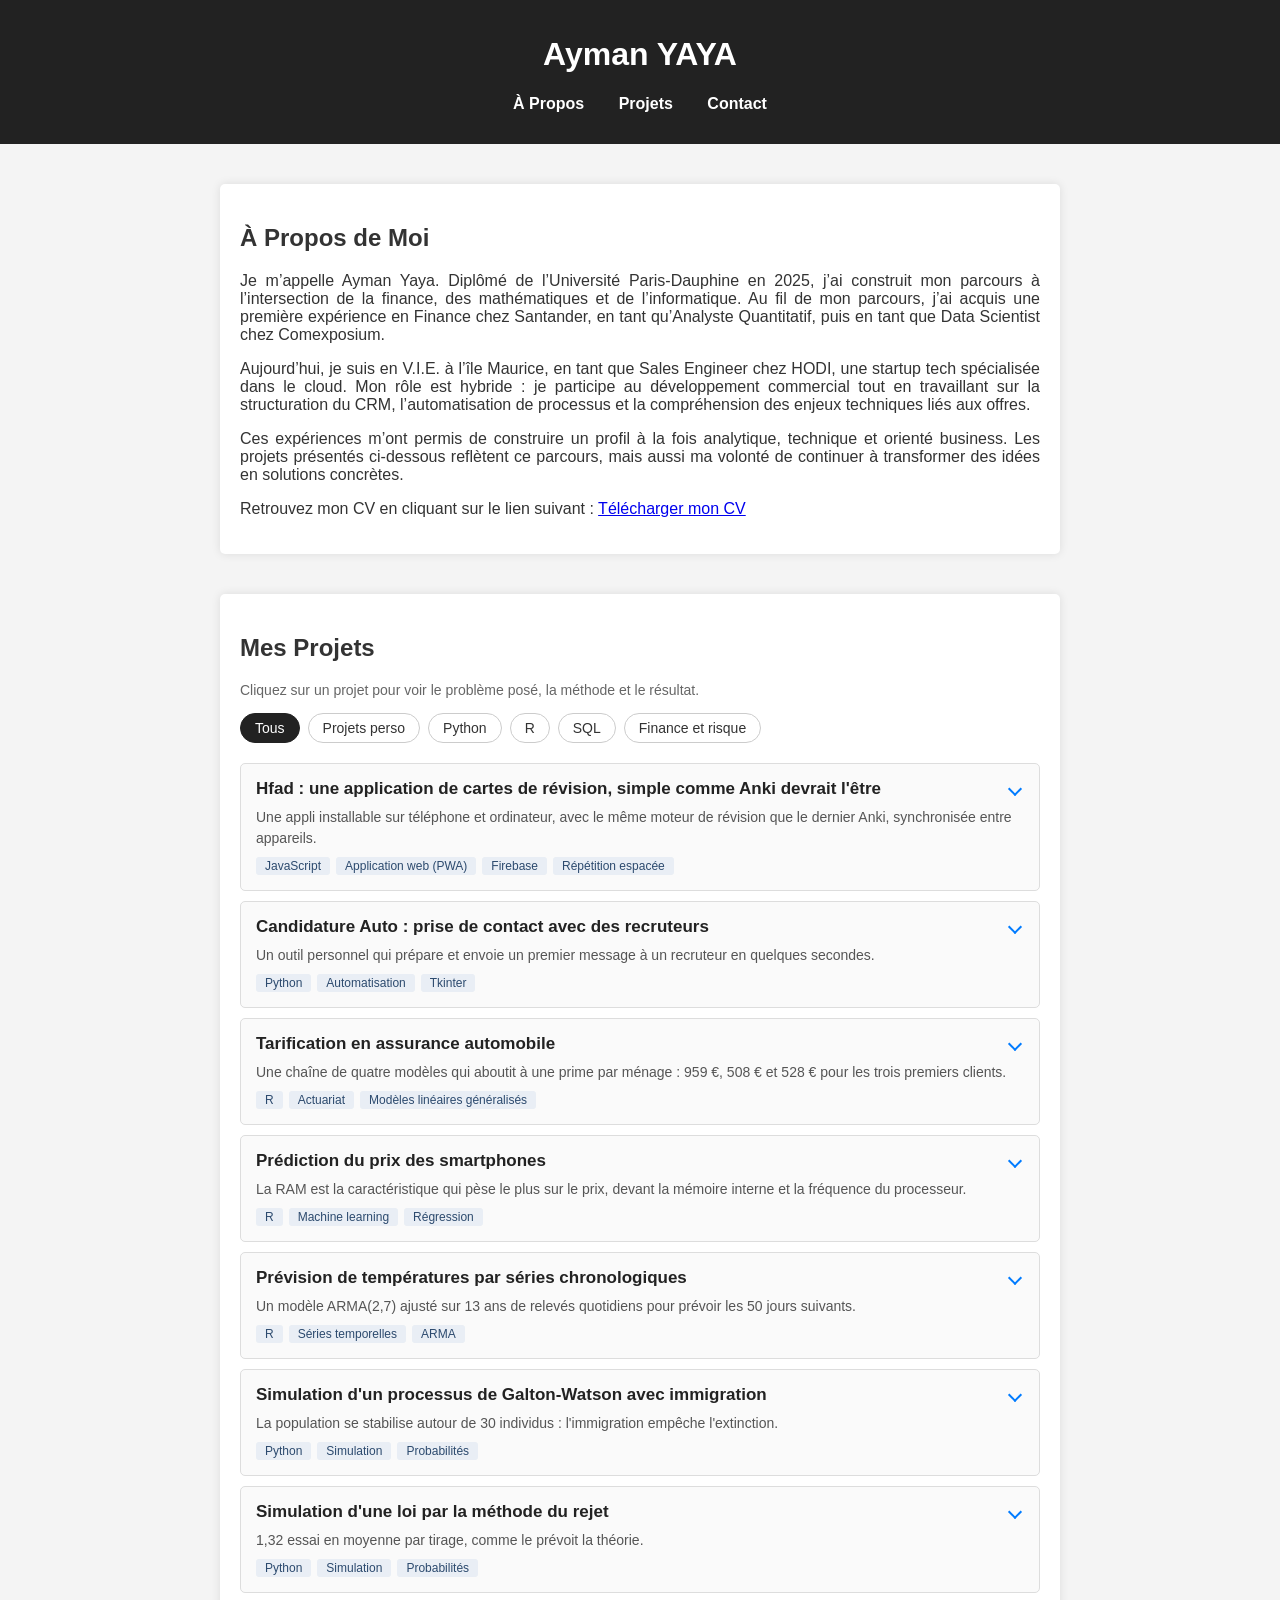
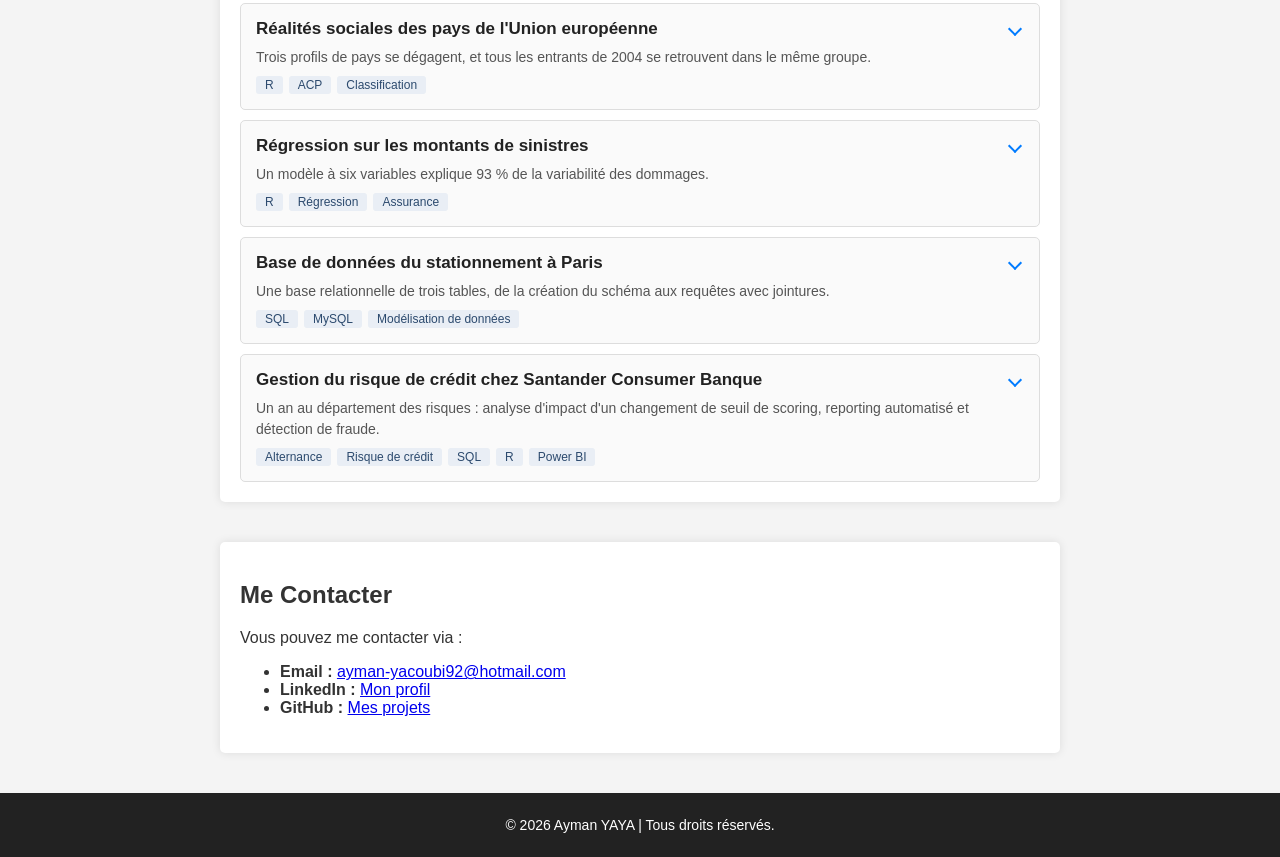
<file: index.html>
<!DOCTYPE html>
<html lang="fr">
<head>
    <meta charset="UTF-8">
    <meta name="viewport" content="width=device-width, initial-scale=1.0">
    <title>Portfolio - Ayman YAYA</title>
    <link rel="stylesheet" href="style.css">
</head>
<body>

    <!-- En-tête -->
    <header>
        <h1>Ayman YAYA</h1>
        <nav>
            <ul>
                <li><a href="#about">À Propos</a></li>
                <li><a href="#projects">Projets</a></li>
                <li><a href="#contact">Contact</a></li>
            </ul>
        </nav>
    </header>

   <!-- Section À Propos -->
<section id="about">
    <h2>À Propos de Moi</h2>
    <p>
        Je m’appelle Ayman Yaya. Diplômé de l’Université Paris-Dauphine en 2025, j’ai construit mon parcours à l’intersection de la finance, des mathématiques et de l’informatique.
        Au fil de mon parcours, j’ai acquis une première expérience en Finance chez Santander, en tant qu’Analyste Quantitatif, puis en tant que Data Scientist chez Comexposium.
    </p> 
    <p>
        Aujourd’hui, je suis en V.I.E. à l’île Maurice, en tant que Sales Engineer chez HODI, une startup tech spécialisée dans le cloud. 
        Mon rôle est hybride : je participe au développement commercial tout en travaillant sur la structuration du CRM, l’automatisation de processus et la compréhension des enjeux techniques liés aux offres.
    </p>
    <p>
        Ces expériences m’ont permis de construire un profil à la fois analytique, technique et orienté business. Les projets présentés ci-dessous reflètent ce parcours, mais aussi ma volonté de continuer à transformer des idées en solutions concrètes.
    </p>
    <p>Retrouvez mon CV en cliquant sur le lien suivant :
        <a href="assets/cv/Resume_Ayman_YAYA.pdf" target="_blank">Télécharger mon CV</a>
    </p>
     
</section>


    <!-- Section Projets -->
    <section id="projects">
        <h2>Mes Projets</h2>
        <p class="projects-intro">Cliquez sur un projet pour voir le problème posé, la méthode et le résultat.</p>
        <div class="project-filters" id="project-filters" role="group" aria-label="Filtrer les projets"></div>
        <div class="projects-container" id="projects-list">
            <!-- Les projets seront ajoutés dynamiquement via script.js -->
        </div>
    </section>

    <!-- Section Contact -->
    <section id="contact">
        <h2>Me Contacter</h2>
        <p>Vous pouvez me contacter via :</p>
        <ul>
            <li><strong>Email :</strong> <a href="mailto:ayman-yacoubi92@hotmail.com">ayman-yacoubi92@hotmail.com</a></li>
            <li><strong>LinkedIn :</strong> <a href="https://www.linkedin.com/in/yayaa" target="_blank">Mon profil</a></li>
            <li><strong>GitHub :</strong> <a href="https://github.com/AymanYAYA" target="_blank">Mes projets</a></li>
        </ul>
    </section>

    <!-- Pied de page -->
    <footer>
        <p>© 2026 Ayman YAYA | Tous droits réservés.</p>
    </footer>

    <script src="script.js"></script>
</body>
</html>
</file>
<file: style.css>
/* Style général */
body {
    font-family: Arial, sans-serif;
    margin: 0;
    padding: 0;
    background: #f4f4f4;
    color: #333;
}

/* En-tête */
header {
    background: #222;
    color: white;
    padding: 15px;
    text-align: center;
}

nav ul {
    list-style: none;
    padding: 0;
}

nav ul li {
    display: inline;
    margin: 0 15px;
}

nav ul li a {
    color: white;
    text-decoration: none;
    font-weight: bold;
}

/* Sections */
section {
    max-width: 800px;
    margin: 40px auto;
    padding: 20px;
    background: white;
    box-shadow: 0 0 10px rgba(0, 0, 0, 0.1);
    border-radius: 5px;
}

/* Projets */
.projects-intro {
    color: #666;
    font-size: 14px;
    margin: 0 0 15px;
}

.project-filters {
    display: flex;
    flex-wrap: wrap;
    gap: 8px;
    margin-bottom: 20px;
}

.filter-button {
    font: inherit;
    font-size: 14px;
    padding: 6px 14px;
    border: 1px solid #ccc;
    border-radius: 20px;
    background: white;
    color: #333;
    cursor: pointer;
}

.filter-button:hover {
    border-color: #007bff;
    color: #0056b3;
}

.filter-button[aria-pressed="true"] {
    background: #222;
    border-color: #222;
    color: white;
}

.projects-container {
    display: flex;
    flex-direction: column;
    gap: 10px;
}

.project-card {
    border: 1px solid #ddd;
    border-radius: 5px;
    background: #fafafa;
    transition: border-color 0.2s ease, box-shadow 0.2s ease;
}

.project-card:hover,
.project-card[open] {
    border-color: #bbb;
    box-shadow: 0 2px 6px rgba(0, 0, 0, 0.08);
}

.project-card[open] {
    background: white;
}

.project-card summary {
    display: flex;
    flex-direction: column;
    gap: 8px;
    padding: 15px;
    cursor: pointer;
    list-style: none;
}

.project-card summary::-webkit-details-marker {
    display: none;
}

.project-head {
    display: flex;
    align-items: flex-start;
    justify-content: space-between;
    gap: 12px;
}

.project-title {
    font-size: 17px;
    font-weight: bold;
    color: #222;
    min-width: 0;
}

/* Petit chevron qui pivote à l'ouverture */
.project-toggle {
    flex: none;
    width: 8px;
    height: 8px;
    margin: 5px 4px 0 0;
    border-right: 2px solid #007bff;
    border-bottom: 2px solid #007bff;
    transform: rotate(45deg);
    transition: transform 0.2s ease;
}

.project-card[open] .project-toggle {
    transform: rotate(-135deg);
    margin-top: 9px;
}

.project-hook {
    font-size: 14px;
    line-height: 1.5;
    color: #555;
}

.project-tags {
    display: flex;
    flex-wrap: wrap;
    gap: 6px;
    list-style: none;
    margin: 0;
    padding: 0;
}

.project-tags li {
    font-size: 12px;
    padding: 2px 9px;
    border-radius: 3px;
    background: #e9eef5;
    color: #2c4a6e;
}

.project-body {
    padding: 0 15px 15px;
    border-top: 1px solid #eee;
}

.project-body dl {
    margin: 15px 0;
}

.project-body dt {
    font-size: 12px;
    font-weight: bold;
    letter-spacing: 0.06em;
    text-transform: uppercase;
    color: #0056b3;
    margin-top: 12px;
}

.project-body dd {
    margin: 4px 0 0;
    font-size: 14px;
    line-height: 1.6;
    color: #333;
}

.project-actions {
    display: flex;
    flex-wrap: wrap;
    align-items: center;
    gap: 10px;
}

.project-team {
    font-size: 13px;
    color: #777;
}

/* Bouton vers le rapport ou le code */
.project-button {
    display: inline-block;
    padding: 8px 15px;
    background: #007bff;
    color: white;
    text-decoration: none;
    font-weight: bold;
    border-radius: 25px;
    font-size: 14px;
    transition: background 0.2s ease;
}

.project-button:hover {
    background: #0056b3;
}

.project-button-alt {
    background: #222;
}

.project-button-alt:hover {
    background: #444;
}

.project-card summary:focus-visible,
.filter-button:focus-visible,
.project-button:focus-visible {
    outline: 2px solid #007bff;
    outline-offset: 2px;
}

@media (max-width: 600px) {
    section {
        margin: 20px 16px;
        padding: 16px;
    }
}

@media (prefers-reduced-motion: reduce) {
    .project-card, .project-toggle, .project-button {
        transition: none;
    }
}

.cv-link {
    font-weight: bold;
    color: #007bff; /* Bleu */
    text-decoration: none;
}

.cv-link:hover {
    text-decoration: underline;
    color: #0056b3; /* Bleu foncé au survol */
}


/* Pied de page */
footer {
    text-align: center;
    background: #222;
    color: white;
    padding: 10px;
    margin-top: 20px;
    font-size: 14px;
}

/* Texte justifié dans la section À propos */
#about p {
    text-align: justify;
    hyphens: auto;
}
</file>
